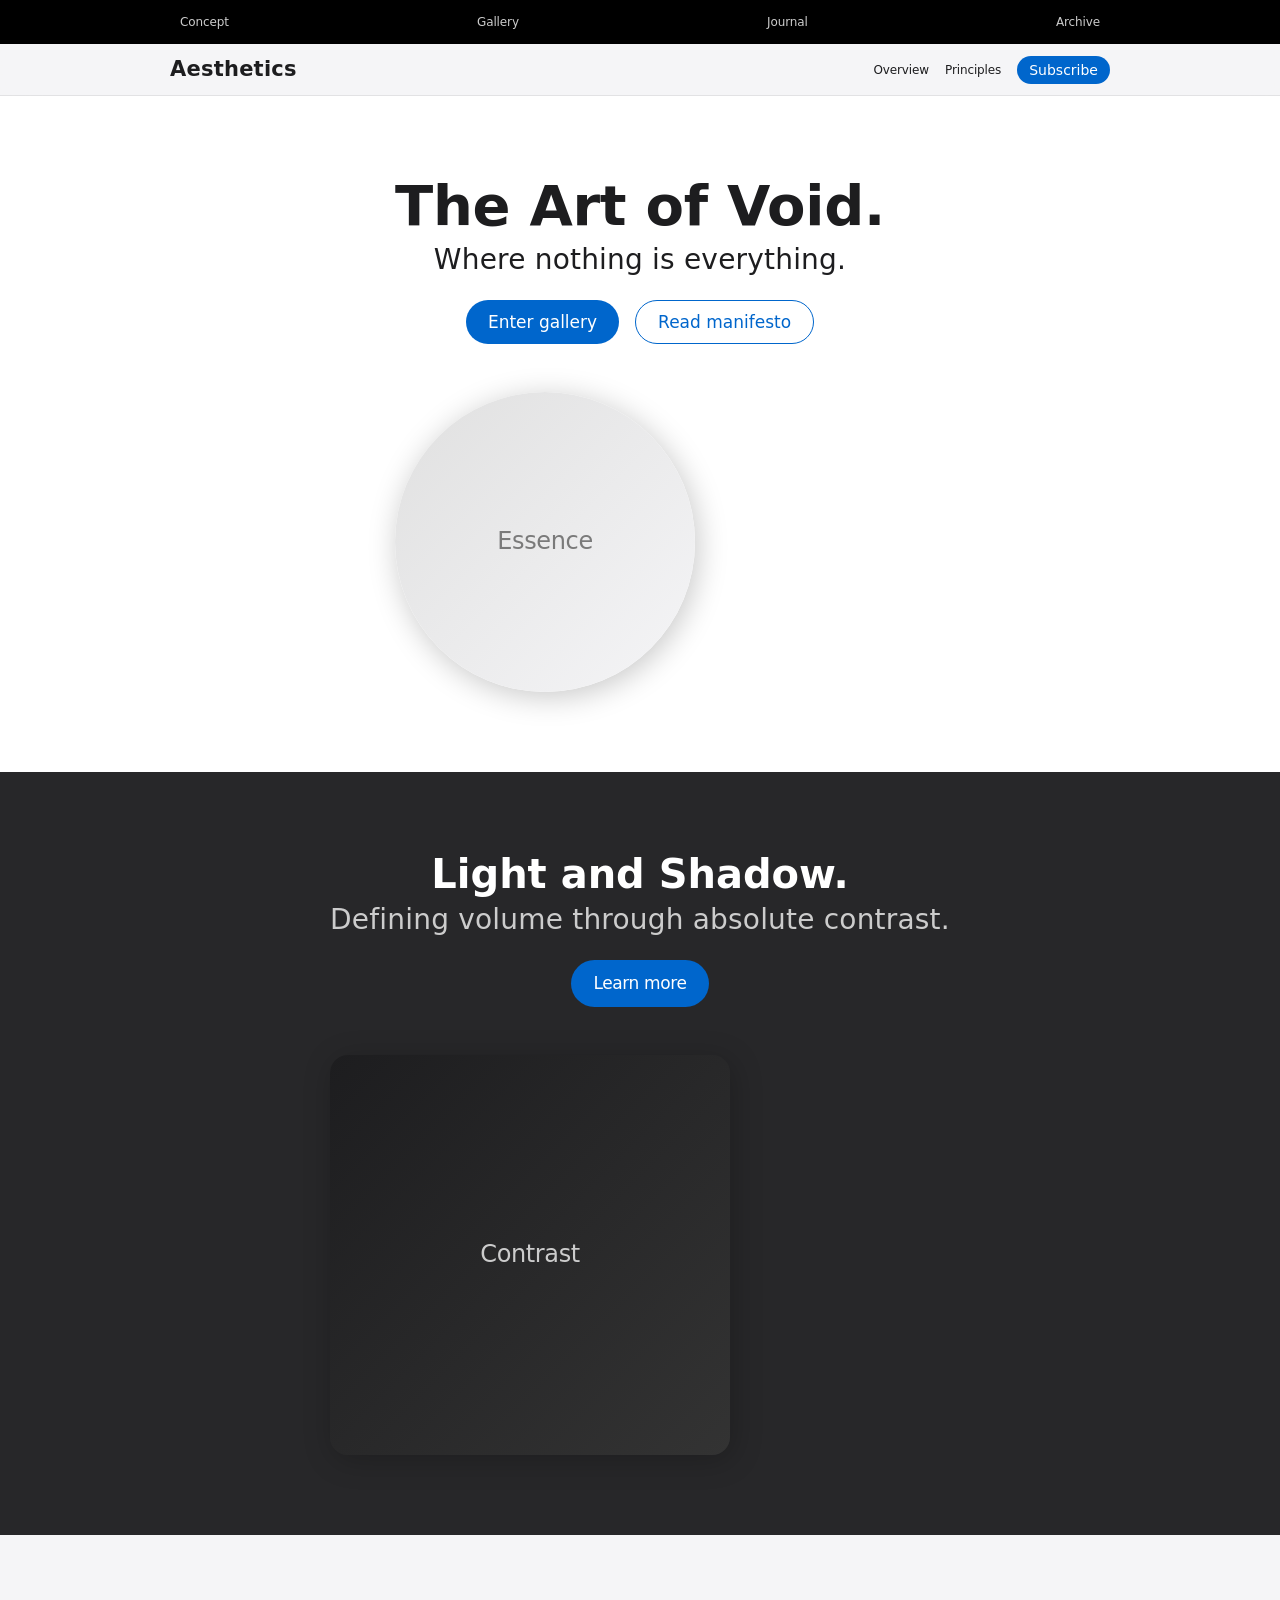
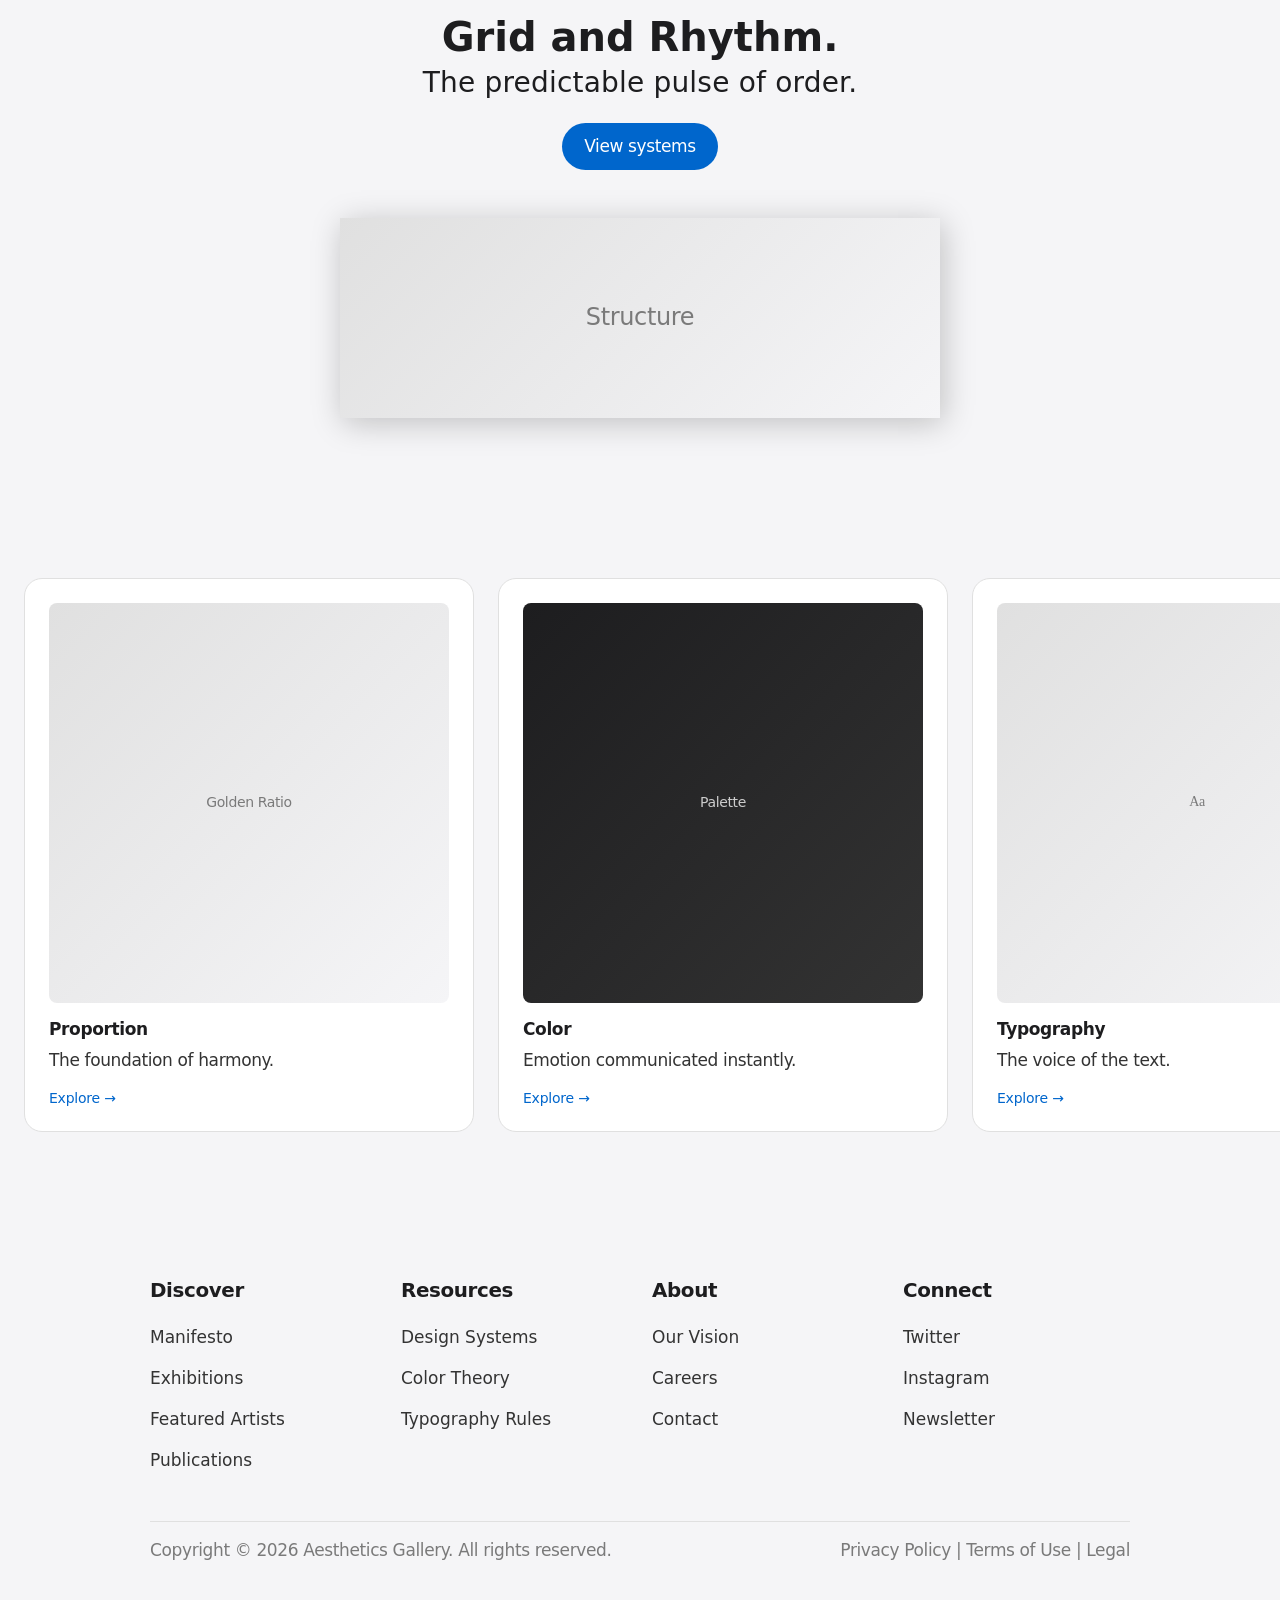
<file: index.html>
<!DOCTYPE html>
<html lang="en">
<head>
  <meta charset="UTF-8">
  <meta name="viewport" content="width=device-width, initial-scale=1.0">
  <title>Aesthetics - The Art of Void</title>
  <link rel="stylesheet" href="style.css">
  <style>
    /* Inline placeholder graphics to mimic product renders without external image dependencies */
    .graphic-placeholder {
      width: 400px;
      height: 400px;
      margin-top: 48px;
      border-radius: var(--rounded-lg);
      background: linear-gradient(135deg, #e0e0e0 0%, #f5f5f7 100%);
      display: flex;
      justify-content: center;
      align-items: center;
      color: var(--colors-ink-muted-48);
      font-size: 24px;
    }
    
    .graphic-placeholder.dark {
      background: linear-gradient(135deg, #1d1d1f 0%, #333333 100%);
      color: var(--colors-body-muted);
    }
    
    .graphic-placeholder.circle {
      border-radius: var(--rounded-full);
      width: 300px;
      height: 300px;
    }

    @media (max-width: 640px) {
      .graphic-placeholder {
        width: 280px;
        height: 280px;
      }
      .graphic-placeholder.circle {
        width: 220px;
        height: 220px;
      }
    }
  </style>
</head>
<body>

  <!-- Global Nav -->
  <nav class="global-nav">
    <div class="global-nav-content nav-link">
      <a href="#">Concept</a>
      <a href="#">Gallery</a>
      <a href="#">Journal</a>
      <a href="#">Archive</a>
    </div>
  </nav>

  <!-- Sub Nav Frosted -->
  <div class="sub-nav-frosted">
    <div class="sub-nav-content">
      <div class="sub-nav-title tagline">Aesthetics</div>
      <div class="sub-nav-actions">
        <a href="#" class="nav-link" style="color: var(--colors-ink);">Overview</a>
        <a href="#" class="nav-link" style="color: var(--colors-ink);">Principles</a>
        <button class="button-primary" style="padding: 6px 12px; font-size: 14px;">Subscribe</button>
      </div>
    </div>
  </div>

  <!-- Hero Tile (Light) -->
  <section class="product-tile tile-light">
    <div class="tile-content">
      <h1 class="hero-display tile-title">The Art of Void.</h1>
      <p class="lead tile-tagline">Where nothing is everything.</p>
      <div class="button-group">
        <button class="button-primary">Enter gallery</button>
        <button class="button-secondary-pill">Read manifesto</button>
      </div>
      <!-- Placeholder for "product render" resting on surface with shadow -->
      <div class="graphic-placeholder circle product-render">
        Essence
      </div>
    </div>
  </section>

  <!-- Dark Tile -->
  <section class="product-tile tile-dark">
    <div class="tile-content">
      <h2 class="display-lg tile-title">Light and Shadow.</h2>
      <p class="lead tile-tagline">Defining volume through absolute contrast.</p>
      <div class="button-group">
        <a href="#" class="button-primary on-dark">Learn more</a>
      </div>
      <!-- Placeholder graphic -->
      <div class="graphic-placeholder dark product-render">
        Contrast
      </div>
    </div>
  </section>

  <!-- Parchment Tile -->
  <section class="product-tile tile-parchment">
    <div class="tile-content">
      <h2 class="display-lg tile-title">Grid and Rhythm.</h2>
      <p class="lead tile-tagline">The predictable pulse of order.</p>
      <div class="button-group">
        <a href="#" class="button-primary">View systems</a>
      </div>
      <div class="graphic-placeholder product-render" style="border-radius: var(--rounded-none); height: 200px; width: 600px;">
        Structure
      </div>
    </div>
  </section>

  <!-- Utility Cards Grid -->
  <section class="utility-section">
    <div class="utility-grid">
      <!-- Card 1 -->
      <div class="store-utility-card">
        <div class="card-image graphic-placeholder no-shadow" style="margin-top: 0; display: flex; align-items: center; justify-content: center; font-size: 14px; width: 100%; border-radius: var(--rounded-sm);">
          Golden Ratio
        </div>
        <h3 class="body-strong card-title">Proportion</h3>
        <p class="body card-price">The foundation of harmony.</p>
        <a href="#" class="button-utility">Explore →</a>
      </div>
      <!-- Card 2 -->
      <div class="store-utility-card">
        <div class="card-image graphic-placeholder dark no-shadow" style="margin-top: 0; display: flex; align-items: center; justify-content: center; font-size: 14px; width: 100%; border-radius: var(--rounded-sm);">
          Palette
        </div>
        <h3 class="body-strong card-title">Color</h3>
        <p class="body card-price">Emotion communicated instantly.</p>
        <a href="#" class="button-utility">Explore →</a>
      </div>
      <!-- Card 3 -->
      <div class="store-utility-card">
        <div class="card-image graphic-placeholder no-shadow" style="margin-top: 0; display: flex; align-items: center; justify-content: center; font-size: 14px; width: 100%; border-radius: var(--rounded-sm); font-family: serif;">
          Aa
        </div>
        <h3 class="body-strong card-title">Typography</h3>
        <p class="body card-price">The voice of the text.</p>
        <a href="#" class="button-utility">Explore →</a>
      </div>
    </div>
  </section>

  <!-- Footer -->
  <footer class="footer">
    <div class="footer-content">
      <div class="footer-grid">
        <div class="footer-column">
          <h3 class="caption-strong">Discover</h3>
          <ul class="dense-link">
            <li><a href="#">Manifesto</a></li>
            <li><a href="#">Exhibitions</a></li>
            <li><a href="#">Featured Artists</a></li>
            <li><a href="#">Publications</a></li>
          </ul>
        </div>
        <div class="footer-column">
          <h3 class="caption-strong">Resources</h3>
          <ul class="dense-link">
            <li><a href="#">Design Systems</a></li>
            <li><a href="#">Color Theory</a></li>
            <li><a href="#">Typography Rules</a></li>
          </ul>
        </div>
        <div class="footer-column">
          <h3 class="caption-strong">About</h3>
          <ul class="dense-link">
            <li><a href="#">Our Vision</a></li>
            <li><a href="#">Careers</a></li>
            <li><a href="#">Contact</a></li>
          </ul>
        </div>
        <div class="footer-column">
          <h3 class="caption-strong">Connect</h3>
          <ul class="dense-link">
            <li><a href="#">Twitter</a></li>
            <li><a href="#">Instagram</a></li>
            <li><a href="#">Newsletter</a></li>
          </ul>
        </div>
      </div>
      <div class="footer-legal">
        <span>Copyright © 2026 Aesthetics Gallery. All rights reserved.</span>
        <span>Privacy Policy | Terms of Use | Legal</span>
      </div>
    </div>
  </footer>

</body>
</html>
</file>
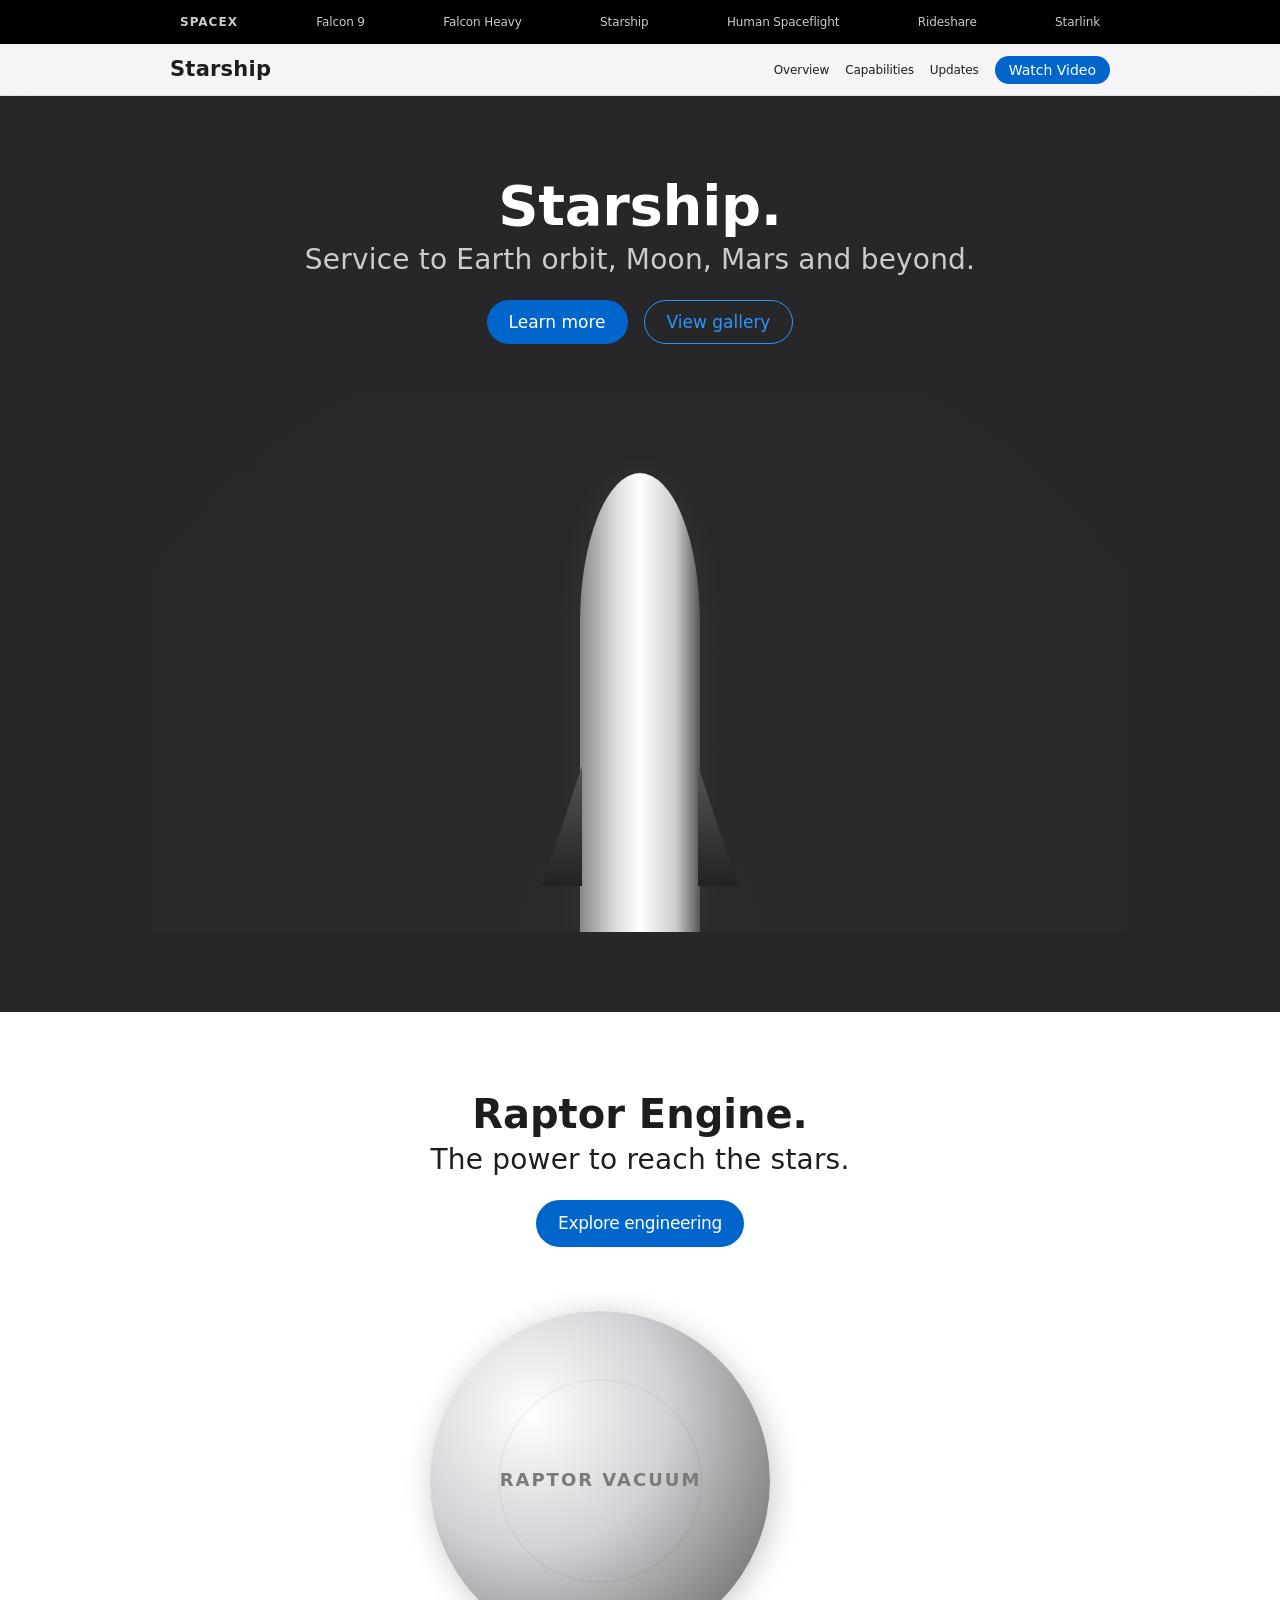
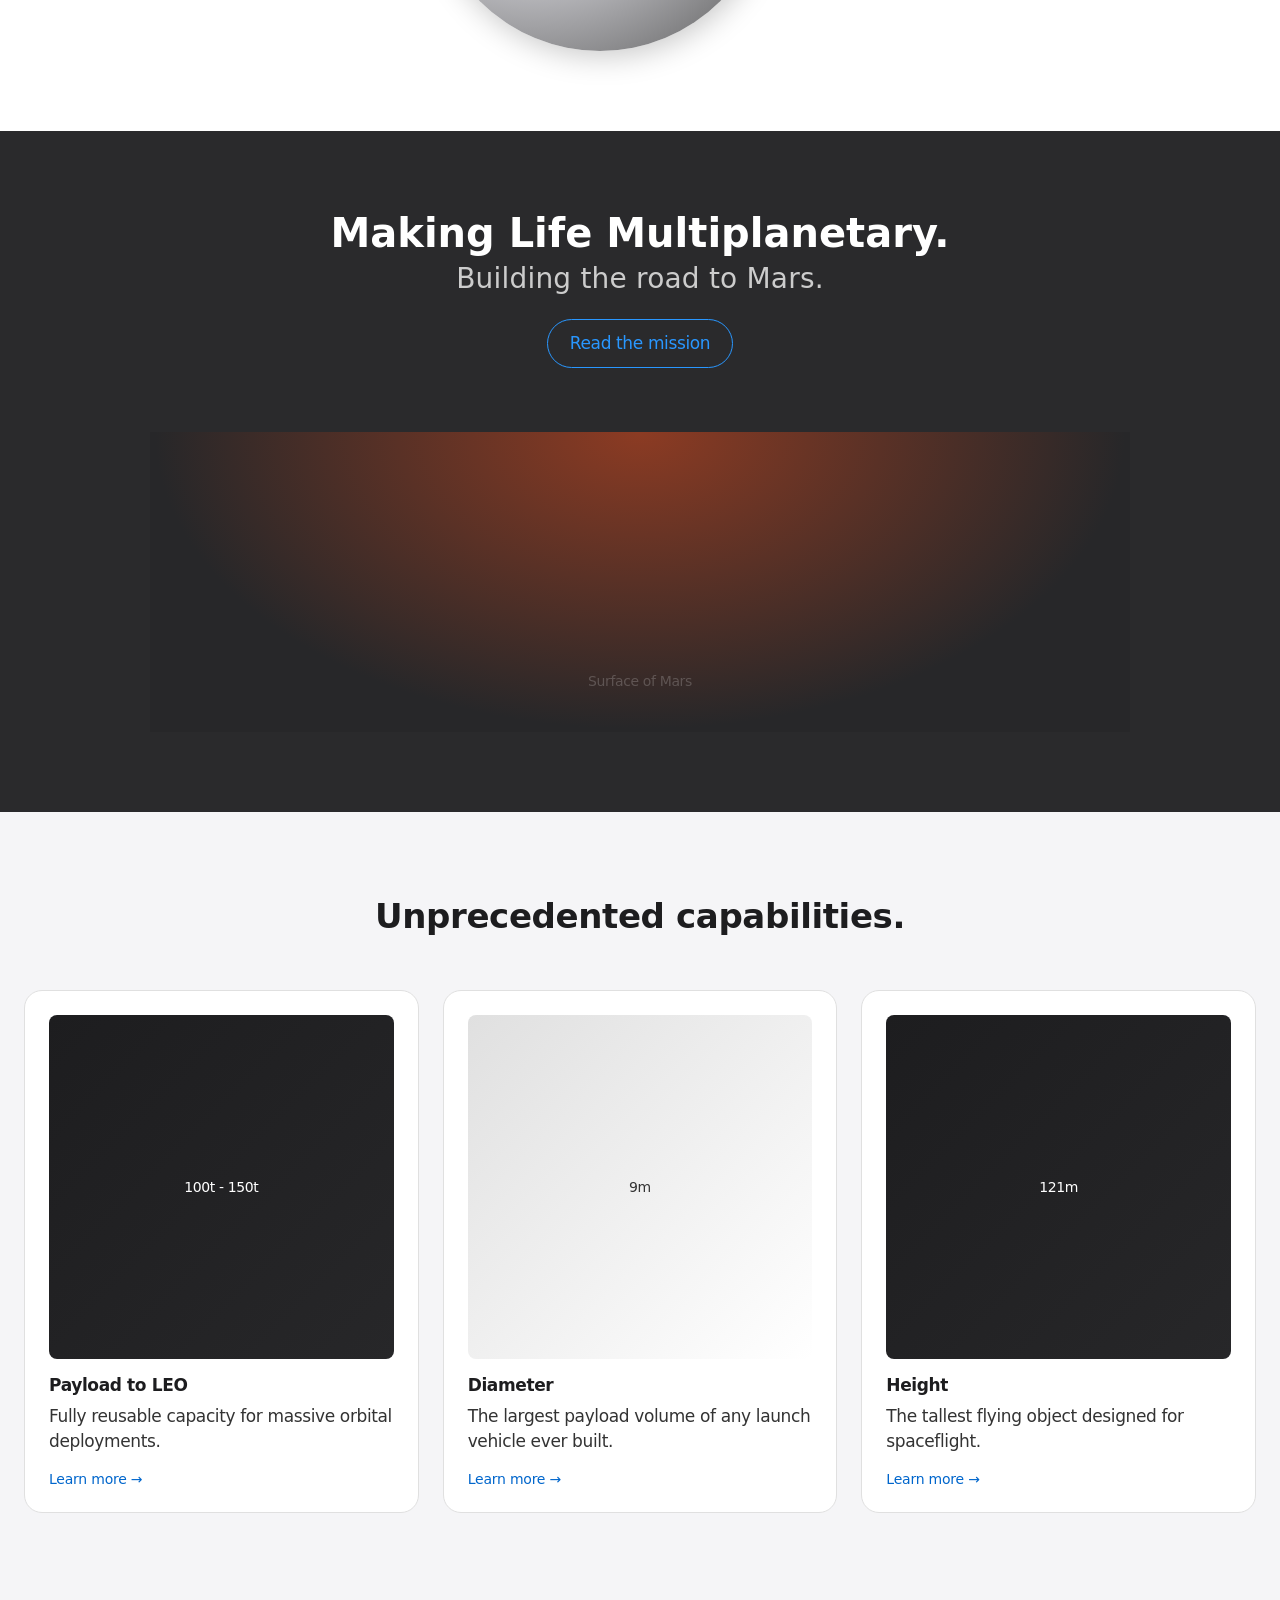
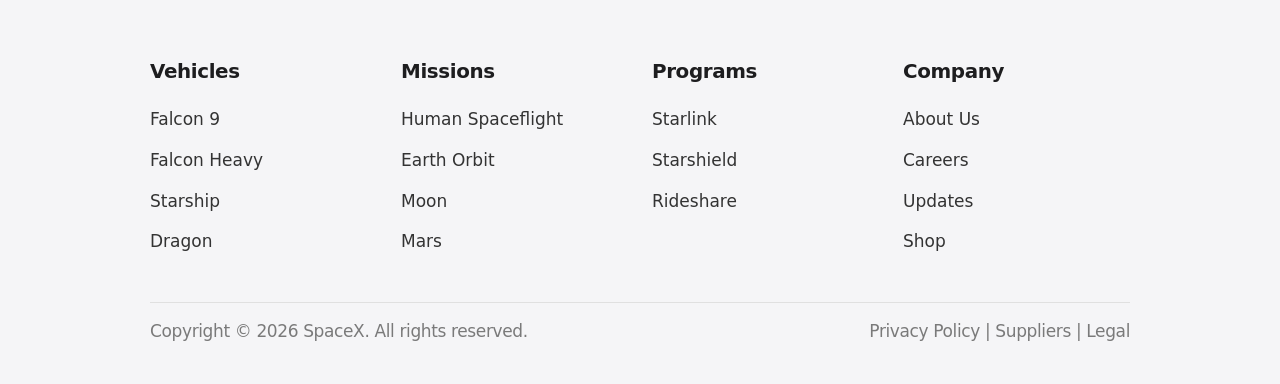
<file: spacex.html>
<!DOCTYPE html>
<html lang="en">
<head>
  <meta charset="UTF-8">
  <meta name="viewport" content="width=device-width, initial-scale=1.0">
  <title>SpaceX - Starship</title>
  <link rel="stylesheet" href="style.css">
  <style>
    /* SpaceX Specific Photographic Placeholders */
    /* To emulate edge-to-edge photography in the absence of real image assets */
    
    .rocket-hero-container {
      width: 100%;
      height: 60vh;
      min-height: 400px;
      margin-top: 48px;
      position: relative;
      display: flex;
      justify-content: center;
      align-items: flex-end;
      overflow: hidden;
      /* Subtle atmospheric gradient acting as the dark tile background */
      background: radial-gradient(circle at bottom, #2a2a2c 0%, var(--colors-surface-tile-1) 100%);
    }

    .rocket-body {
      width: 120px;
      height: 85%;
      background: linear-gradient(to right, #888 0%, #ddd 30%, #fff 50%, #ccc 80%, #555 100%);
      border-top-left-radius: 50% 150px;
      border-top-right-radius: 50% 150px;
      position: relative;
      box-shadow: 0 0 40px rgba(255, 255, 255, 0.05);
      z-index: 2;
    }

    .rocket-fin-left, .rocket-fin-right {
      position: absolute;
      bottom: 10%;
      width: 40px;
      height: 120px;
      background: linear-gradient(to bottom, #555, #222);
      clip-path: polygon(100% 0, 100% 100%, 0 100%);
    }
    
    .rocket-fin-left {
      left: -38px;
    }

    .rocket-fin-right {
      right: -38px;
      transform: scaleX(-1);
    }

    .engine-glow {
      position: absolute;
      bottom: -20px;
      left: 50%;
      transform: translateX(-50%);
      width: 80px;
      height: 60px;
      background: radial-gradient(circle, #2997ff 0%, transparent 70%);
      filter: blur(10px);
      z-index: 1;
      opacity: 0.8;
    }

    .raptor-engine {
      width: 340px;
      height: 340px;
      margin-top: 64px;
      border-radius: var(--rounded-full);
      background: radial-gradient(circle at 30% 30%, #fff 0%, #d2d2d7 40%, #555 100%);
      box-shadow: var(--shadow-product);
      display: flex;
      justify-content: center;
      align-items: center;
      color: var(--colors-ink-muted-48);
      font-size: 18px;
      letter-spacing: 2px;
      text-transform: uppercase;
      font-weight: 600;
      position: relative;
    }

    .raptor-engine::after {
      content: '';
      position: absolute;
      width: 200px;
      height: 200px;
      border-radius: 50%;
      border: 2px solid var(--colors-divider-soft);
    }

    .mars-surface {
      width: 100%;
      height: 300px;
      margin-top: 64px;
      background: radial-gradient(ellipse at top, #8c3b23 0%, var(--colors-surface-tile-1) 70%);
      display: flex;
      justify-content: center;
      align-items: flex-end;
      color: rgba(255,255,255,0.2);
      padding-bottom: 40px;
      font-size: 14px;
    }

    @media (max-width: 640px) {
      .rocket-body { width: 80px; }
      .rocket-fin-left, .rocket-fin-right { width: 25px; left: -24px; }
      .rocket-fin-right { right: -24px; left: auto; }
      .raptor-engine { width: 260px; height: 260px; }
    }
  </style>
</head>
<body>

  <!-- Global Nav -->
  <nav class="global-nav">
    <div class="global-nav-content nav-link">
      <a href="#" style="font-weight: 600; color: #fff; letter-spacing: 1px;">SPACEX</a>
      <a href="#">Falcon 9</a>
      <a href="#">Falcon Heavy</a>
      <a href="#">Starship</a>
      <a href="#">Human Spaceflight</a>
      <a href="#">Rideshare</a>
      <a href="#">Starlink</a>
    </div>
  </nav>

  <!-- Sub Nav Frosted -->
  <div class="sub-nav-frosted">
    <div class="sub-nav-content">
      <div class="sub-nav-title tagline">Starship</div>
      <div class="sub-nav-actions">
        <a href="#" class="nav-link" style="color: var(--colors-ink);">Overview</a>
        <a href="#" class="nav-link" style="color: var(--colors-ink);">Capabilities</a>
        <a href="#" class="nav-link" style="color: var(--colors-ink);">Updates</a>
        <button class="button-primary" style="padding: 6px 14px; font-size: 14px;">Watch Video</button>
      </div>
    </div>
  </div>

  <!-- Hero Tile (Dark 1) - Starship -->
  <section class="product-tile tile-dark">
    <div class="tile-content" style="width: 100%;">
      <h1 class="hero-display tile-title">Starship.</h1>
      <p class="lead tile-tagline">Service to Earth orbit, Moon, Mars and beyond.</p>
      <div class="button-group">
        <button class="button-primary">Learn more</button>
        <button class="button-secondary-pill" style="border-color: var(--colors-primary-on-dark); color: var(--colors-primary-on-dark);">View gallery</button>
      </div>
      
      <!-- Photography Placeholder -->
      <div class="rocket-hero-container">
        <div class="rocket-body">
          <div class="rocket-fin-left"></div>
          <div class="rocket-fin-right"></div>
        </div>
        <div class="engine-glow"></div>
      </div>
    </div>
  </section>

  <!-- Light Tile - Raptor Engine -->
  <section class="product-tile tile-light">
    <div class="tile-content">
      <h2 class="display-lg tile-title">Raptor Engine.</h2>
      <p class="lead tile-tagline">The power to reach the stars.</p>
      <div class="button-group">
        <a href="#" class="button-primary">Explore engineering</a>
      </div>
      
      <!-- Photography Placeholder -->
      <div class="raptor-engine">
        Raptor Vacuum
      </div>
    </div>
  </section>

  <!-- Dark Tile 2 - Multiplanetary -->
  <section class="product-tile tile-dark" style="background-color: var(--colors-surface-tile-2);">
    <div class="tile-content" style="width: 100%;">
      <h2 class="display-lg tile-title">Making Life Multiplanetary.</h2>
      <p class="lead tile-tagline">Building the road to Mars.</p>
      <div class="button-group">
        <a href="#" class="button-primary on-dark" style="background-color: transparent; border: 1px solid var(--colors-primary-on-dark); color: var(--colors-primary-on-dark);">Read the mission</a>
      </div>
      
      <!-- Photography Placeholder -->
      <div class="mars-surface">
        Surface of Mars
      </div>
    </div>
  </section>

  <!-- Utility Cards Grid (Parchment) -->
  <section class="utility-section">
    <div class="tile-content" style="text-align: center; margin-bottom: 48px;">
      <h2 class="display-md" style="color: var(--colors-ink);">Unprecedented capabilities.</h2>
    </div>
    <div class="utility-grid">
      <!-- Card 1 -->
      <div class="store-utility-card">
        <div class="card-image graphic-placeholder no-shadow" style="background: linear-gradient(135deg, #1d1d1f, #272729); margin-top: 0; display: flex; align-items: center; justify-content: center; font-size: 14px; width: 100%; border-radius: var(--rounded-sm); color: #fff;">
          100t - 150t
        </div>
        <h3 class="body-strong card-title">Payload to LEO</h3>
        <p class="body card-price">Fully reusable capacity for massive orbital deployments.</p>
        <a href="#" class="button-utility">Learn more →</a>
      </div>
      <!-- Card 2 -->
      <div class="store-utility-card">
        <div class="card-image graphic-placeholder no-shadow" style="background: linear-gradient(135deg, #e0e0e0, #fff); margin-top: 0; display: flex; align-items: center; justify-content: center; font-size: 14px; width: 100%; border-radius: var(--rounded-sm); color: #333;">
          9m
        </div>
        <h3 class="body-strong card-title">Diameter</h3>
        <p class="body card-price">The largest payload volume of any launch vehicle ever built.</p>
        <a href="#" class="button-utility">Learn more →</a>
      </div>
      <!-- Card 3 -->
      <div class="store-utility-card">
        <div class="card-image graphic-placeholder no-shadow" style="background: linear-gradient(135deg, #1d1d1f, #272729); margin-top: 0; display: flex; align-items: center; justify-content: center; font-size: 14px; width: 100%; border-radius: var(--rounded-sm); color: #fff;">
          121m
        </div>
        <h3 class="body-strong card-title">Height</h3>
        <p class="body card-price">The tallest flying object designed for spaceflight.</p>
        <a href="#" class="button-utility">Learn more →</a>
      </div>
    </div>
  </section>

  <!-- Footer -->
  <footer class="footer">
    <div class="footer-content">
      <div class="footer-grid">
        <div class="footer-column">
          <h3 class="caption-strong">Vehicles</h3>
          <ul class="dense-link">
            <li><a href="#">Falcon 9</a></li>
            <li><a href="#">Falcon Heavy</a></li>
            <li><a href="#">Starship</a></li>
            <li><a href="#">Dragon</a></li>
          </ul>
        </div>
        <div class="footer-column">
          <h3 class="caption-strong">Missions</h3>
          <ul class="dense-link">
            <li><a href="#">Human Spaceflight</a></li>
            <li><a href="#">Earth Orbit</a></li>
            <li><a href="#">Moon</a></li>
            <li><a href="#">Mars</a></li>
          </ul>
        </div>
        <div class="footer-column">
          <h3 class="caption-strong">Programs</h3>
          <ul class="dense-link">
            <li><a href="#">Starlink</a></li>
            <li><a href="#">Starshield</a></li>
            <li><a href="#">Rideshare</a></li>
          </ul>
        </div>
        <div class="footer-column">
          <h3 class="caption-strong">Company</h3>
          <ul class="dense-link">
            <li><a href="#">About Us</a></li>
            <li><a href="#">Careers</a></li>
            <li><a href="#">Updates</a></li>
            <li><a href="#">Shop</a></li>
          </ul>
        </div>
      </div>
      <div class="footer-legal">
        <span>Copyright © 2026 SpaceX. All rights reserved.</span>
        <span>Privacy Policy | Suppliers | Legal</span>
      </div>
    </div>
  </footer>

</body>
</html>
</file>
<file: style.css>
:root {
  --colors-primary: #0066cc;
  --colors-primary-focus: #0071e3;
  --colors-primary-on-dark: #2997ff;
  --colors-canvas: #ffffff;
  --colors-canvas-parchment: #f5f5f7;
  --colors-surface-pearl: #fafafc;
  --colors-surface-tile-1: #272729;
  --colors-surface-tile-2: #2a2a2c;
  --colors-surface-tile-3: #252527;
  --colors-surface-black: #000000;
  --colors-ink: #1d1d1f;
  --colors-body: #1d1d1f;
  --colors-body-on-dark: #ffffff;
  --colors-body-muted: #cccccc;
  --colors-ink-muted-80: #333333;
  --colors-ink-muted-48: #7a7a7a;
  --colors-divider-soft: rgba(0, 0, 0, 0.04);
  --colors-hairline: #e0e0e0;
  
  --rounded-none: 0px;
  --rounded-xs: 5px;
  --rounded-sm: 8px;
  --rounded-md: 11px;
  --rounded-lg: 18px;
  --rounded-pill: 9999px;
  --rounded-full: 50%;
  
  --spacing-xxs: 4px;
  --spacing-xs: 8px;
  --spacing-sm: 12px;
  --spacing-md: 17px;
  --spacing-lg: 24px;
  --spacing-xl: 32px;
  --spacing-xxl: 48px;
  --spacing-section: 80px;
  
  --shadow-product: rgba(0, 0, 0, 0.22) 3px 5px 30px 0;

  --font-display: "SF Pro Display", system-ui, -apple-system, BlinkMacSystemFont, "Inter", sans-serif;
  --font-body: "SF Pro Text", system-ui, -apple-system, BlinkMacSystemFont, "Inter", sans-serif;
}

* {
  box-sizing: border-box;
  margin: 0;
  padding: 0;
}

body {
  font-family: var(--font-body);
  background-color: var(--colors-canvas-parchment);
  color: var(--colors-body);
  font-size: 17px;
  line-height: 1.47;
  letter-spacing: -0.374px;
  -webkit-font-smoothing: antialiased;
}

/* Typography Hierarchy */
.hero-display {
  font-family: var(--font-display);
  font-size: 56px;
  font-weight: 600;
  line-height: 1.07;
  letter-spacing: -0.28px;
}

.display-lg {
  font-family: var(--font-display);
  font-size: 40px;
  font-weight: 600;
  line-height: 1.10;
  letter-spacing: 0;
}

.display-md {
  font-family: var(--font-display);
  font-size: 34px;
  font-weight: 600;
  line-height: 1.47;
  letter-spacing: -0.374px;
}

.lead {
  font-size: 28px;
  font-weight: 400;
  line-height: 1.14;
  letter-spacing: 0.196px;
}

.lead-airy {
  font-size: 24px;
  font-weight: 300;
  line-height: 1.5;
  letter-spacing: 0;
}

.tagline {
  font-size: 21px;
  font-weight: 600;
  line-height: 1.19;
  letter-spacing: 0.231px;
}

.body-strong {
  font-size: 17px;
  font-weight: 600;
  line-height: 1.24;
  letter-spacing: -0.374px;
}

.body {
  font-size: 17px;
  font-weight: 400;
  line-height: 1.47;
  letter-spacing: -0.374px;
}

.caption {
  font-size: 14px;
  font-weight: 400;
  line-height: 1.43;
  letter-spacing: -0.224px;
}

.button-utility {
  font-size: 14px;
  font-weight: 400;
  line-height: 1.29;
  letter-spacing: -0.224px;
}

.dense-link {
  font-size: 17px;
  font-weight: 400;
  line-height: 2.41;
  letter-spacing: 0;
}

.nav-link {
  font-size: 12px;
  font-weight: 400;
  line-height: 1.0;
  letter-spacing: -0.12px;
}

.fine-print {
  font-size: 12px;
  font-weight: 400;
  line-height: 1.0;
  letter-spacing: -0.12px;
}

a {
  text-decoration: none;
  color: var(--colors-primary);
}

.on-dark a {
  color: var(--colors-primary-on-dark);
}

/* Global Nav */
.global-nav {
  position: sticky;
  top: 0;
  z-index: 100;
  background-color: var(--colors-surface-black);
  height: 44px;
  display: flex;
  justify-content: center;
  align-items: center;
}

.global-nav-content {
  width: 100%;
  max-width: 980px;
  display: flex;
  justify-content: space-between;
  padding: 0 20px;
}

.global-nav a {
  color: var(--colors-body-on-dark);
  padding: 0 10px;
  opacity: 0.8;
  transition: opacity 0.2s;
}

.global-nav a:hover {
  opacity: 1;
}

/* Sub Nav Frosted */
.sub-nav-frosted {
  position: sticky;
  top: 44px;
  z-index: 90;
  background-color: rgba(245, 245, 247, 0.8);
  backdrop-filter: saturate(180%) blur(20px);
  height: 52px;
  display: flex;
  justify-content: center;
  align-items: center;
  border-bottom: 1px solid rgba(0, 0, 0, 0.08);
}

.sub-nav-content {
  width: 100%;
  max-width: 980px;
  display: flex;
  justify-content: space-between;
  align-items: center;
  padding: 0 20px;
}

.sub-nav-title {
  color: var(--colors-ink);
}

.sub-nav-actions {
  display: flex;
  align-items: center;
  gap: 16px;
}

/* Buttons */
.button-primary {
  display: inline-block;
  background-color: var(--colors-primary);
  color: var(--colors-canvas);
  border-radius: var(--rounded-pill);
  padding: 11px 22px;
  font-family: var(--font-body);
  font-size: 17px;
  font-weight: 400;
  border: none;
  cursor: pointer;
  transition: transform 0.1s;
}

.button-primary:active {
  transform: scale(0.95);
}

.button-primary:focus {
  outline: 2px solid var(--colors-primary-focus);
  outline-offset: 2px;
}

.button-secondary-pill {
  display: inline-block;
  background-color: transparent;
  color: var(--colors-primary);
  border-radius: var(--rounded-pill);
  padding: 11px 22px;
  font-family: var(--font-body);
  font-size: 17px;
  font-weight: 400;
  border: 1px solid var(--colors-primary);
  cursor: pointer;
  transition: transform 0.1s;
}

.button-secondary-pill:active {
  transform: scale(0.95);
}

.button-group {
  display: flex;
  gap: 16px;
  justify-content: center;
  margin-top: 16px;
}

/* Tiles */
.product-tile {
  width: 100%;
  padding: var(--spacing-section) 0;
  text-align: center;
  display: flex;
  flex-direction: column;
  align-items: center;
  overflow: hidden;
}

.tile-light {
  background-color: var(--colors-canvas);
  color: var(--colors-ink);
}

.tile-parchment {
  background-color: var(--colors-canvas-parchment);
  color: var(--colors-ink);
}

.tile-dark {
  background-color: var(--colors-surface-tile-1);
  color: var(--colors-body-on-dark);
}

.tile-content {
  max-width: 980px;
  margin: 0 auto;
  z-index: 10;
}

.tile-title {
  margin-bottom: 8px;
}

.tile-tagline {
  margin-bottom: 24px;
}

.tile-dark .tile-tagline {
  color: var(--colors-body-muted);
}

/* Imagery */
.product-render {
  margin-top: 48px;
  max-width: 100%;
  height: auto;
  box-shadow: var(--shadow-product);
}

.tile-dark .product-render {
  /* Box shadow remains consistent, though visually blends into dark surfaces differently */
  box-shadow: var(--shadow-product);
}

.no-shadow {
  box-shadow: none;
}

/* Utility Cards */
.utility-section {
  padding: var(--spacing-section) 0;
  background-color: var(--colors-canvas-parchment);
}

.utility-grid {
  display: grid;
  grid-template-columns: repeat(3, 1px) /* This is incorrect */ ;
  grid-template-columns: repeat(3, 1fr);
  gap: 24px;
  max-width: 1440px;
  margin: 0 auto;
  padding: 0 24px;
}

.store-utility-card {
  background-color: var(--colors-canvas);
  border: 1px solid var(--colors-hairline);
  border-radius: var(--rounded-lg);
  padding: var(--spacing-lg);
  display: flex;
  flex-direction: column;
}

.card-image {
  border-radius: var(--rounded-sm);
  width: 100%;
  aspect-ratio: 1 / 1;
  background-color: #f0f0f0; /* placeholder background */
  margin-bottom: 16px;
  object-fit: cover;
}

.card-title {
  margin-bottom: 8px;
}

.card-price {
  color: var(--colors-ink-muted-80);
  margin-bottom: 16px;
  flex-grow: 1;
}

/* Footer */
.footer {
  background-color: var(--colors-canvas-parchment);
  padding: 64px 20px 40px;
  color: var(--colors-ink-muted-80);
}

.footer-content {
  max-width: 980px;
  margin: 0 auto;
}

.footer-grid {
  display: grid;
  grid-template-columns: repeat(4, 1fr);
  gap: 24px;
  margin-bottom: 40px;
}

.footer-column h3 {
  color: var(--colors-ink);
  margin-bottom: 12px;
}

.footer-column ul {
  list-style: none;
}

.footer-column li a {
  color: var(--colors-ink-muted-80);
}

.footer-legal {
  border-top: 1px solid var(--colors-hairline);
  padding-top: 16px;
  display: flex;
  justify-content: space-between;
  color: var(--colors-ink-muted-48);
}

/* Responsive */
@media (max-width: 1068px) {
  .utility-grid {
    grid-template-columns: repeat(2, 1fr);
  }
}

@media (max-width: 834px) {
  .product-tile {
    padding: 48px 0;
  }
}

@media (max-width: 640px) {
  .utility-grid {
    grid-template-columns: 1fr;
  }
  .hero-display {
    font-size: 40px;
  }
  .display-lg {
    font-size: 34px;
  }
  .footer-grid {
    grid-template-columns: repeat(2, 1fr);
  }
}

@media (max-width: 419px) {
  .hero-display {
    font-size: 28px;
  }
  .footer-grid {
    grid-template-columns: 1fr;
  }
}
</file>
